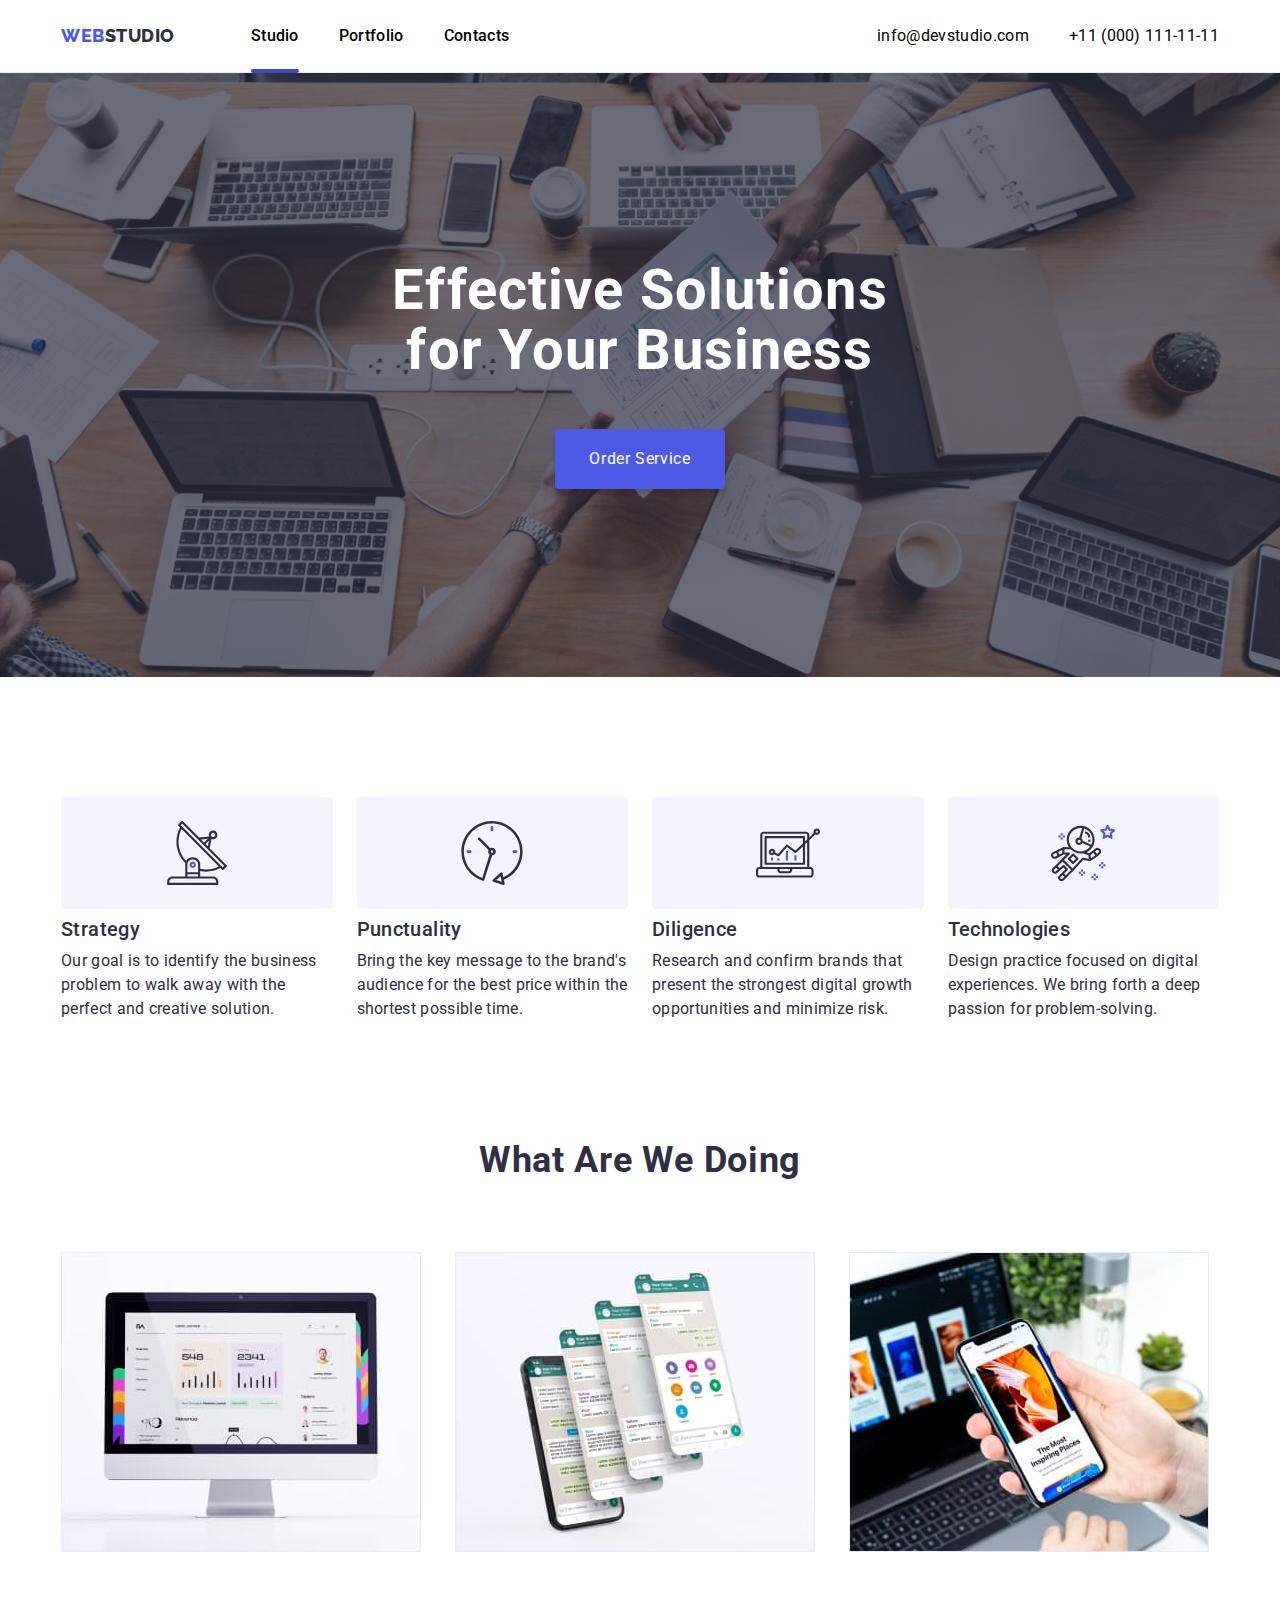
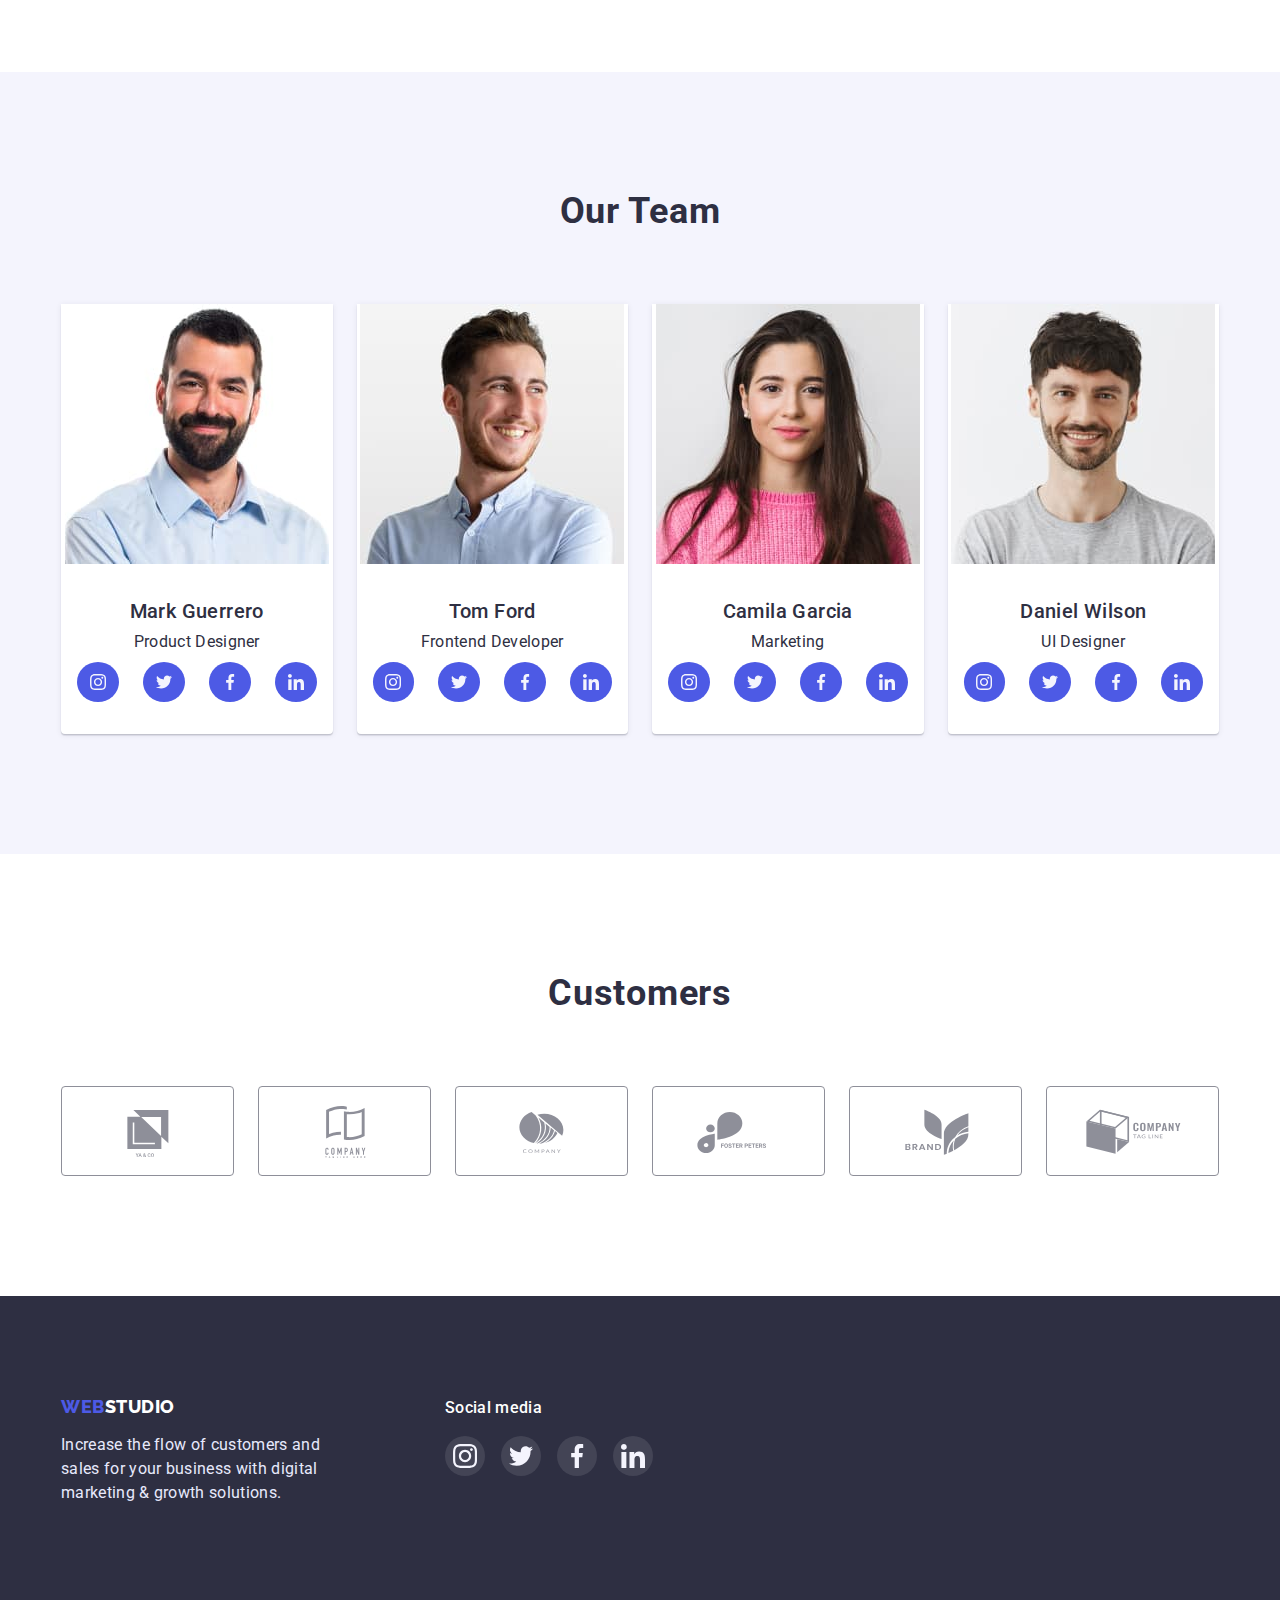
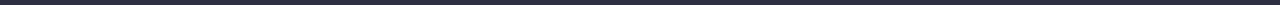
<file: index.html>
<!doctype html>
<html lang="en">

<head>
  <meta charset="utf-8">
  <title>Page title</title>
  <link rel="preconnect" href="https://fonts.googleapis.com">
  <link rel="preconnect" href="https://fonts.gstatic.com" crossorigin>
  <link href="https://fonts.googleapis.com/css2?family=Raleway:wght@800&family=Roboto:wght@400;500;700&display=swap"
    rel="stylesheet">  
    <link rel="stylesheet" href="https://cdnjs.cloudflare.com/ajax/libs/modern-normalize/1.1.0/modern-normalize.min.css"
    integrity="sha512-wpPYUAdjBVSE4KJnH1VR1HeZfpl1ub8YT/NKx4PuQ5NmX2tKuGu6U/JRp5y+Y8XG2tV+wKQpNHVUX03MfMFn9Q=="
    crossorigin="anonymous" referrerpolicy="no-referrer" />
  <link rel="stylesheet" href="./css/styles.css" />

  
  
</head>

<body>
<header class="header">
  <div class="container">
  <div class="top-menu">
  <nav class="navigation" id="nav">
    <a href="./index.html" class="logo"><span class="bluecolor">Web</span>Studio</a>
    <ul class="main-menu">
      <li>
        <a class="main-memu-link active" href="./index.html">Studio</a>
      </li>
  
      <li>
        <a class="main-memu-link" href="./portfolio.html">Portfolio</a>
      </li>
  
      <li>
        <a class="main-memu-link" href="./contacts.html">Contacts</a>
      </li>
    </ul>
  </nav>
 
    <address>
      <ul class="contact-info">
        <li>
        <a href="mailto:info@devstudio.com">info@devstudio.com</a>
      </li>
      <li>
        <a href="tel:+110001111111">+11 (000) 111-11-11</a>
      </li>
    </ul>
  </address>
</div>
</div>
</header>

<main>

  <section class="section baner"> 
    <div class="container">
    <div class="baner-info">
    
    <h1>Effective Solutions for Your Business</h1>
    
      <button type="button" class="button-order-service" data-modal-open>Order Service</button>
    
  </div>
</div>
</section>



  <section class="section">
   <div class="container">
   
<ul class="our-advantages list">
  <li class="our-advantages-element">
    <div class="our-advantages-icon">
      <svg class="icon" width="64" height="64">
      <use href="./images/icons.svg#icon-antenna"></use>
    </svg>
    </div>
    <h3>Strategy</h3>
  
  <p>Our goal is to identify the business problem to walk away with the perfect and creative solution.</p>
   
  </li>

  <li class="our-advantages-element">
    <div class="our-advantages-icon">
    <svg class="icon" width="64" height="64">
      <use href="./images/icons.svg#icon-clock"></use>
    </svg>
  </div>
    <h3>Punctuality</h3>
    <p>Bring the key message to the brand's audience for the best price within the shortest possible time.</p>
  </li>

  <li class="our-advantages-element">
    <div class="our-advantages-icon">
      <svg class="icon" width="64" height="64">
      <use href="./images/icons.svg#icon-diagram"></use>
    </svg>
    </div>
    <h3>Diligence</h3>
    <p>Research and confirm brands that present the strongest digital growth opportunities and minimize risk.</p>
  </li>
  <li class="our-advantages-element">
    <div class="our-advantages-icon">
      <svg class="icon" width="64" height="64">
      <use href="./images/icons.svg#icon-astronaut"></use>
    </svg>
    </div>
    <h3>Technologies</h3>
    <p>Design practice focused on digital experiences. We bring forth a deep passion for problem-solving.</p>
</li>
</ul>

</div>
  </section>

    <section class="section doing">
      <div class="container">
    <h2 class="section-name">What are we doing</h2>
    
    <ul class="list-what-doing">
  <li class="servise-element"><img class="servise-element-img" src="./images/img_1.jpg" alt="pc" width="360"></li>
  <li class="servise-element"><img class="servise-element-img" src="./images/img_2.jpg" alt="phone" width="360"></li>
  <li class="servise-element"><img class="servise-element-img" src="./images/img_3.jpg" alt="pc and phone" width="360"></li>
</ul>

</div>
  </section>

  <section class="section our-team">
    <div class="container">
    <h2 class="section-name our-team">Our Team</h2>
    <ul class="list-of-team">
      <li class="list-of-team-element">
        <div class="card">
      
        <img src="./images/Mark_Guerrero.jpg" alt="Mark Guerrero" width="264">
        
        <div class="one-person">
        <h3>Mark Guerrero</h3>
        <p>Product Designer</p>
        <ul class="team-social-list">
          <li class="team-social">
            <a href="#" class="team-social-link">
            <svg class="team-social-icon" width="16" height="16">
              <use href="./images/icons.svg#icon-instagram" ></use>
            </svg>
            </a>
          </li>
          <li class="team-social" >
            <a href="#" class="team-social-link">
              <svg class="team-social-icon" width="16" height="16"> 
                <use href="./images/icons.svg#icon-twitter"></use>
              </svg>
            </a>
          </li>
          <li class="team-social" >
            <a href="#" class="team-social-link">
              <svg class="team-social-icon" width="16" height="16">
                <use href="./images/icons.svg#icon-facebook"></use>
              </svg>
            </a>
          </li>
          <li class="team-social" class="team-social-link">
            <a href="#" class="team-social-link">
              <svg class="team-social-icon" width="16" height="16">
                <use href="./images/icons.svg#icon-linkedin"></use>
              </svg>
            </a>
          </li>
        </ul>
      </div>
      </div>
      </li>
      <li class="list-of-team-element">
        <div class="card">
        <img src="./images/Tom_Ford.jpg" alt="Tom Ford" width="264">
      
        <div class="one-person"><h3>Tom Ford</h3>
        <p>Frontend Developer</p>
        <ul class="team-social-list">
          <li class="team-social">
            <a href="#" class="team-social-link">
              <svg class="team-social-icon" width="16" height="16">
                <use href="./images/icons.svg#icon-instagram"></use>
              </svg>
            </a>
          </li>
          <li class="team-social">
            <a href="#" class="team-social-link">
              <svg class="team-social-icon" width="16" height="16">
                <use href="./images/icons.svg#icon-twitter"></use>
              </svg>
            </a>
          </li>
          <li class="team-social">
            <a href="#" class="team-social-link">
              <svg class="team-social-icon" width="16" height="16">
                <use href="./images/icons.svg#icon-facebook"></use>
              </svg>
            </a>
          </li>
          <li class="team-social" class="team-social-link">
            <a href="#" class="team-social-link">
              <svg class="team-social-icon" width="16" height="16">
                <use href="./images/icons.svg#icon-linkedin"></use>
              </svg>
            </a>
          </li>
        </ul>
      </div>
    </div>
        
        
      
      </li>
      <li class="list-of-team-element">
        <div class="card">
        <img src="./images/Camila_Garcia.jpg" alt="Camila Garcia" width="264">
      
        <div class="one-person"><h3>Camila Garcia</h3>
        <p>Marketing</p>
        <ul class="team-social-list">
          <li class="team-social">
            <a href="#" class="team-social-link">
              <svg class="team-social-icon" width="16" height="16">
                <use href="./images/icons.svg#icon-instagram"></use>
              </svg>
            </a>
          </li>
          <li class="team-social">
            <a href="#" class="team-social-link">
              <svg class="team-social-icon" width="16" height="16">
                <use href="./images/icons.svg#icon-twitter"></use>
              </svg>
            </a>
          </li>
          <li class="team-social">
            <a href="#" class="team-social-link">
              <svg class="team-social-icon" width="16" height="16">
                <use href="./images/icons.svg#icon-facebook"></use>
              </svg>
            </a>
          </li>
          <li class="team-social" class="team-social-link">
            <a href="#" class="team-social-link">
              <svg class="team-social-icon" width="16" height="16">
                <use href="./images/icons.svg#icon-linkedin"></use>
              </svg>
            </a>
          </li>
        </ul>
      </div></div>
        
      
      </li>
      <li class="list-of-team-element">
        <div class="card">
        <img src="./images/Daniel_Wilson.jpg" alt="Daniel Wilson" width="264">
      
        <div class="one-person">
          <h3>Daniel Wilson</h3>
        <p>UI Designer</p>
        <ul class="team-social-list">
          <li class="team-social">
            <a href="#" class="team-social-link">
              <svg class="team-social-icon" width="16" height="16">
                <use href="./images/icons.svg#icon-instagram"></use>
              </svg>
            </a>
          </li>
          <li class="team-social">
            <a href="#" class="team-social-link">
              <svg class="team-social-icon" width="16" height="16">
                <use href="./images/icons.svg#icon-twitter"></use>
              </svg>
            </a>
          </li>
          <li class="team-social">
            <a href="#" class="team-social-link">
              <svg class="team-social-icon" width="16" height="16">
                <use href="./images/icons.svg#icon-facebook"></use>
              </svg>
            </a>
          </li>
          <li class="team-social" class="team-social-link">
            <a href="#" class="team-social-link">
              <svg class="team-social-icon" width="16" height="16">
                <use href="./images/icons.svg#icon-linkedin"></use>
              </svg>
            </a>
          </li>
        </ul>
      </div></div>
        
        
      
      </li>
    </ul>
  </div>
  </section>



  <section class="section customers">
<div class="container">
<h2 class="section-name">Customers</h2>
  <ul class="list-of-customers">
    <li class="customers-element">
      <a href="#" class="customers-element-link">
            <svg class="one-customer" width="104" height="56">
              <use href="./images/icons.svg#icon-yanlogo"></use>
            </svg>
          </a>
    </li>
    <li class="customers-element">
      <a href="#" class="customers-element-link">
      <svg class="one-customer" width="104" height="56">
        <use href="./images/icons.svg#icon-Logocompany"></use>
      </svg>
    </a>
    </li>
    <li class="customers-element">
      <a href="#" class="customers-element-link">
      <svg class="one-customer" width="104" height="56">
        <use href="./images/icons.svg#icon-Logocompany3"></use>
      </svg>
    </a>
    </li>
    <li class="customers-element">
      <a href="#" class="customers-element-link">
      <svg class="one-customer" width="104" height="56">
        <use href="./images/icons.svg#icon-Logofaster" ></use>
      </svg>
    </a>
    </li>
    <li class="customers-element">
      <a href="#" class="customers-element-link">
      <svg class="one-customer" width="104" height="56">
        <use href="./images/icons.svg#icon-Logobrand"></use>
      </svg>
    </a>
    </li>
    <li class="customers-element">
      <a href="#" class="customers-element-link">
      <svg class="one-customer" width="104" height="56">
        <use href="./images/icons.svg#icon-Logotag"></use>
      </svg>
    </a>
    </li>
  </ul>
</div>

  </section>
</main>
<footer class="footer">
  <div class="container">
    <div class="info-block">
      <div class="footer-logo">
      <a href="./index.html" class="logo-footer"><span class="bluecolor">Web</span>Studio</a>
      <p>
        Increase the flow of customers and sales for your business with digital marketing & growth solutions.
      </p>
</div>
<div class="footer-social-info">
  <p>Social media</p>
  <ul class="footer-social-list">
    <li class="footer-social">
      <a href="#" class="footer-social-link">
        <svg class="footer-social-icon" width="24" height="24">
          <use href="./images/icons.svg#icon-instagram"></use>
        </svg>
      </a>
    </li>
    <li class="footer-social">
      <a href="#" class="footer-social-link">
        <svg class="footer-social-icon" width="24" height="24">
          <use href="./images/icons.svg#icon-twitter"></use>
        </svg>
      </a>
    </li>
    <li class="footer-social">
      <a href="#" class="footer-social-link">
        <svg class="footer-social-icon" width="24" height="24">
          <use href="./images/icons.svg#icon-facebook"></use>
        </svg>
      </a>
    </li>
    <li class="footer-social" class="footer-social-link">
      <a href="#" class="footer-social-link">
        <svg class="footer-social-icon" width="24" height="24">
          <use href="./images/icons.svg#icon-linkedin"></use>
        </svg>
      </a>
    </li>
  </ul>
    </div>
  </div>
</div>
</footer>


<div class="backdrop is-hidden" data-modal>
  <div class="modal" >
    <button class="modal-close" type="button" data-modal-close>
      <svg class="close-icon" width="8" height="8">
      <use href="./images/icons.svg#icon-close"></use>
    </svg></button>
  </div>
</div>
<script src="./js/modal.js"></script>
<!--<script src="./js/activemenu.js"></script>-->
</body>

</html>
</file>
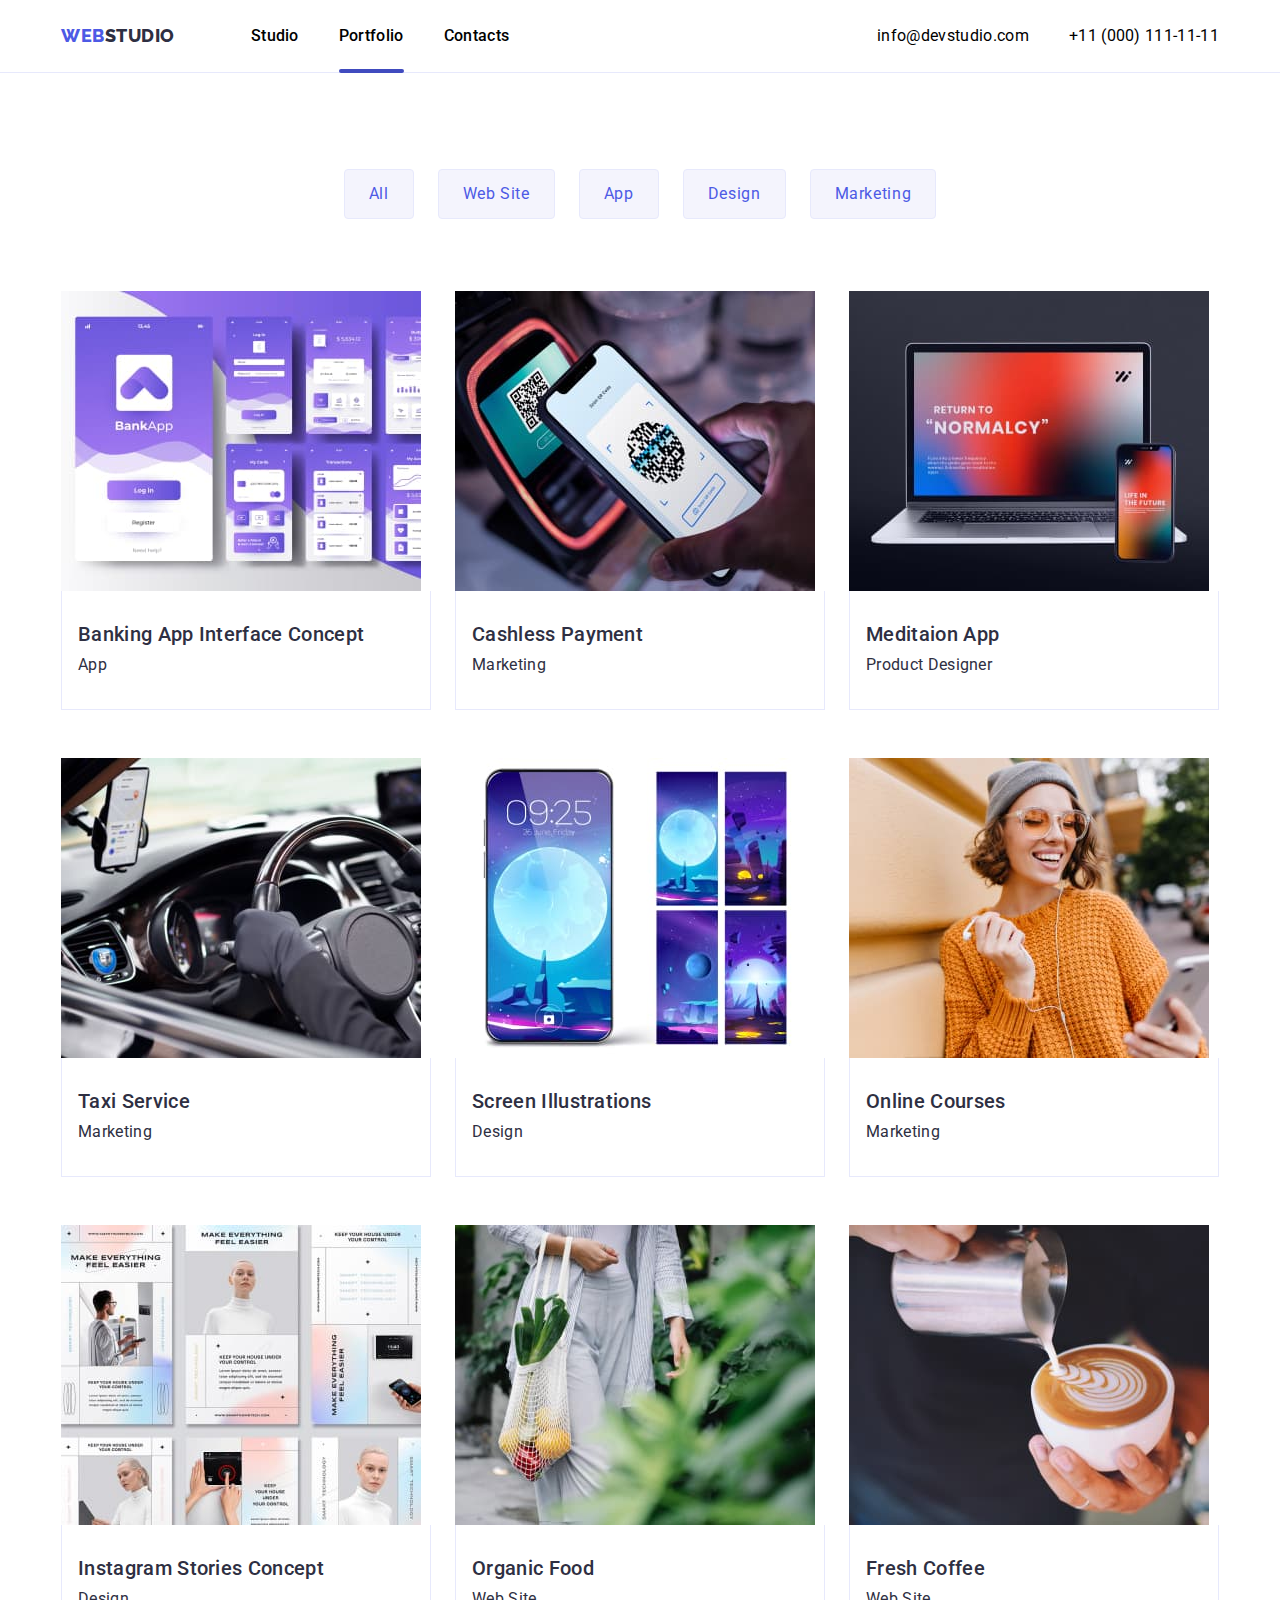
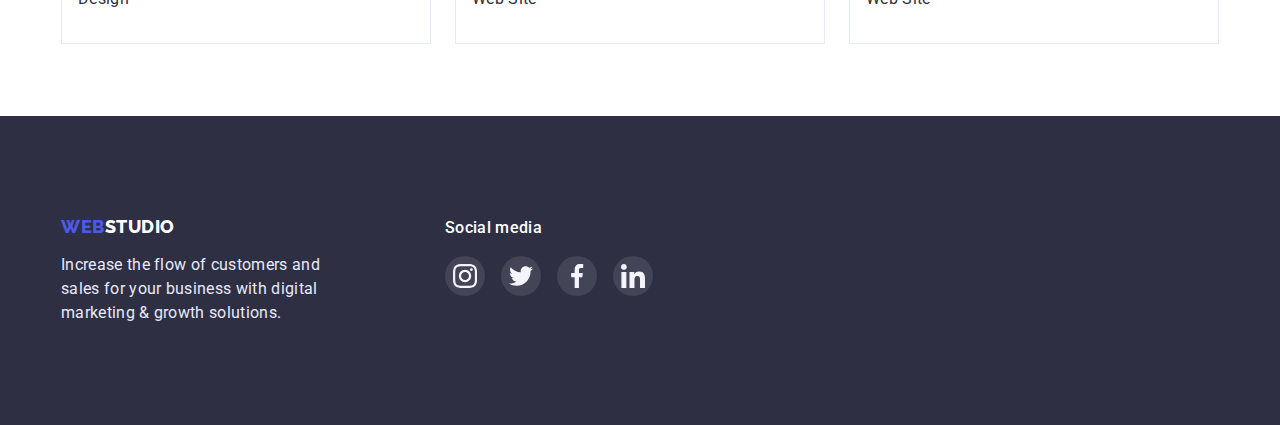
<file: portfolio.html>
<!doctype html>
<html lang="en">

<head>
    <meta charset="utf-8">
    <title>Portfolio</title>
    <link rel="preconnect" href="https://fonts.googleapis.com">
    <link rel="preconnect" href="https://fonts.gstatic.com" crossorigin>
    <link href="https://fonts.googleapis.com/css2?family=Raleway:wght@800&family=Roboto:wght@400;500;700&display=swap"
        rel="stylesheet">
        <link rel="stylesheet" href="https://cdnjs.cloudflare.com/ajax/libs/modern-normalize/1.1.0/modern-normalize.min.css"
        integrity="sha512-wpPYUAdjBVSE4KJnH1VR1HeZfpl1ub8YT/NKx4PuQ5NmX2tKuGu6U/JRp5y+Y8XG2tV+wKQpNHVUX03MfMFn9Q=="
        crossorigin="anonymous" referrerpolicy="no-referrer" />
    <link rel="stylesheet" href="./css/styles.css" />
    
</head>

<body>
<header class="header">
    <div class="container">
        <div class="top-menu">
            <nav class="navigation" id="nav">
                <a href="./index.html" class="logo"><span class="bluecolor">Web</span>Studio</a>
                <ul class="main-menu">
                    <li>
                        <a class="main-memu-link" href="./index.html">Studio</a>
                    </li>
            
                    <li>
                        <a class="main-memu-link active" href="./portfolio.html">Portfolio</a>
                    </li>
            
                    <li>
                        <a class="main-memu-link" href="./contacts.html">Contacts</a>
                    </li>
                </ul>
            </nav>

            <address>
                <ul class="contact-info">
                    <li>
                        <a href="mailto:info@devstudio.com">info@devstudio.com</a>
                    </li>
                    <li>
                        <a href="tel:+110001111111">+11 (000) 111-11-11</a>
                    </li>
                </ul>
            </address>
        </div>
    </div>
</header>

<main>

<section class="section our-portfolio">
    <div class="container">
    
    <ul class="list-of-category">
        <li>
            <button type="button" >All</button>
        </li>
        <li>
            <button type="button">Web Site</button>
        </li>
        <li>
            <button type="button">App</button>
        </li>
        <li>
            <button type="button">Design</button>
        </li>
        <li>
            <button type="button">Marketing</button>
        </li>
    </ul>


<ul class="lsit-of-work">
    <li class="work-one">
        <div class="work-img">
        <img src="./images/Banking_App_Interface_Concept.jpg" alt="Banking App Interface Concept" width="360">

        <div class="work-info">

            <p>
                14 Stylish and User-Friendly App Design Concepts · Task Manager App · Calorie Tracker App · Exotic Fruit Ecommerce App ·
                Cloud Storage App
            </p>
        </div>
</div>
        <div class="work-description">
        <h3>Banking App Interface Concept</h3>
        <p>App</p>
        </div>
    

    </li>
    <li class="work-one">
        <div class="work-img">
        <img src="./images/Cashless_Payment.jpg" alt="Cashless Payment" width="360">
        <div class="work-info">
        
            <p>
                14 Stylish and User-Friendly App Design Concepts · Task Manager App · Calorie Tracker App · Exotic Fruit
                Ecommerce App ·
                Cloud Storage App
            </p>
        </div>
        </div>
        <div class="work-description">
        <h3>Cashless Payment</h3>
        <p>Marketing</p>
        </div>
        
    </li>
    <li class="work-one">
        <div class="work-img">
        <img src="./images/Meditaion_App.jpg" alt="Meditaion App" width="360">
        <div class="work-info">
        
            <p>
                14 Stylish and User-Friendly App Design Concepts · Task Manager App · Calorie Tracker App · Exotic Fruit
                Ecommerce App ·
                Cloud Storage App
            </p>
        </div>
    </div>
        <div class="work-description">
        <h3>Meditaion App</h3>
        <p>Product Designer</p>
        </div>
        
    </li>
    





  
        <li class="work-one">
        <div class="work-img">
        <img src="./images/Taxi_Service.jpg" alt="Taxi Service" width="360">
        <div class="work-info">
        
            <p>
                14 Stylish and User-Friendly App Design Concepts · Task Manager App · Calorie Tracker App · Exotic Fruit
                Ecommerce App ·
                Cloud Storage App
            </p>
        </div>
        </div>
                <div class="work-description">
        <h3>Taxi Service</h3>
        <p>Marketing</p>
                </div>
            
    
        </li>
        <li class="work-one">
            <div class="work-img">
        <img src="./images/Screen_Illustrations.jpg" alt="Screen Illustrations" width="360">
        <div class="work-info">
        
            <p>
                14 Stylish and User-Friendly App Design Concepts · Task Manager App · Calorie Tracker App · Exotic Fruit
                Ecommerce App ·
                Cloud Storage App
            </p>
        </div>
    </div>
                <div class="work-description">
        <h3>Screen Illustrations</h3>
        <p>Design</p>
                </div>
            
        </li>
        <li class="work-one">
            <div class="work-img">
        <img src="./images/Online_Courses.jpg" alt="Online Courses" width="360">
        <div class="work-info">
        
            <p>
                14 Stylish and User-Friendly App Design Concepts · Task Manager App · Calorie Tracker App · Exotic Fruit
                Ecommerce App ·
                Cloud Storage App
            </p>
        </div>
    </div>
                <div class="work-description">
        <h3>Online Courses</h3>
        <p>Marketing</p>
                </div>
           
        </li>
   






    
        <li class="work-one">
            <div class="work-img">
        <img src="./images/Instagram_Stories_Concept.jpg" alt="Instagram Stories Concept" width="360">
        <div class="work-info">
        
            <p>
                14 Stylish and User-Friendly App Design Concepts · Task Manager App · Calorie Tracker App · Exotic Fruit
                Ecommerce App ·
                Cloud Storage App
            </p>
        </div>
    </div>
                <div class="work-description">
        <h3>Instagram Stories Concept</h3>
        <p>Design</p>
                </div>
            
    
        </li>
        <li class="work-one">
            <div class="work-img">
        <img src="./images/Organic_Food.jpg" alt="Organic Food" width="360">
        <div class="work-info">
        
            <p>
                14 Stylish and User-Friendly App Design Concepts · Task Manager App · Calorie Tracker App · Exotic Fruit
                Ecommerce App ·
                Cloud Storage App
            </p>
        </div>
    </div>
                <div class="work-description">
        <h3>Organic Food</h3>
        <p>Web Site</p>
                </div>
            
        </li>
        <li class="work-one">
            <div class="work-img">
        <img src="./images/Fresh_Coffee.jpg" alt="Fresh Coffee" width="360">
        <div class="work-info">
        
            <p>
                14 Stylish and User-Friendly App Design Concepts · Task Manager App · Calorie Tracker App · Exotic Fruit
                Ecommerce App ·
                Cloud Storage App
            </p>
        </div>
    </div>
                <div class="work-description">
        <h3>Fresh Coffee</h3>
        <p>Web Site</p>
                </div>
            
        </li>
    
    </ul>


</div>
</section>

 </main>


<footer class="footer">
    <div class="container">
        <div class="info-block">
            <div class="footer-logo">
                <a href="./index.html" class="logo-footer"><span class="bluecolor">Web</span>Studio</a>
                <p>
                    Increase the flow of customers and sales for your business with digital marketing & growth
                    solutions.
                </p>
            </div>
            <div class="footer-social-info">
                <p>Social media</p>
                <ul class="footer-social-list">
                    <li class="footer-social">
                        <a href="#" class="footer-social-link">
                            <svg class="footer-social-icon" width="24" height="24">
                                <use href="./images/icons.svg#icon-instagram"></use>
                            </svg>
                        </a>
                    </li>
                    <li class="footer-social">
                        <a href="#" class="footer-social-link">
                            <svg class="footer-social-icon" width="24" height="24">
                                <use href="./images/icons.svg#icon-twitter"></use>
                            </svg>
                        </a>
                    </li>
                    <li class="footer-social">
                        <a href="#" class="footer-social-link">
                            <svg class="footer-social-icon" width="24" height="24">
                                <use href="./images/icons.svg#icon-facebook"></use>
                            </svg>
                        </a>
                    </li>
                    <li class="footer-social" class="footer-social-link">
                        <a href="#" class="footer-social-link">
                            <svg class="footer-social-icon" width="24" height="24">
                                <use href="./images/icons.svg#icon-linkedin"></use>
                            </svg>
                        </a>
                    </li>
                </ul>
            </div>
        </div>
    </div>
</footer>
<!--<script src="./js/activemenu.js"></script>-->
    </body>
    
    </html>
</file>
<file: css/styles.css>
:root {
    --card-set-gap: 24px;
    --card-set-gap-footer-social: 16px;
    --social-color: #F4F4FD;
}

body {
    margin: 0;
    padding: 0;
    font-family: 'Roboto', 'Raleway', sans-serif;
    color: #2E2F42;
    font-size: 16px;
    letter-spacing: 0.02em;
    font-weight: 400;
}
h1,h2,h3,h4,h5,h6,p
{
    margin:0;
    padding: 0;
}
ul
{
    margin: 0;
    padding: 0;
}
li
{
    margin: 0;
    padding: 0;
}

.header {
    background-color: rgb(255, 255, 255);
    border-bottom: 1px solid #E7E9FC;
}


.top-menu {
    display: flex;
    align-items: center;
}
nav.navigation {
    display: flex;
    align-items: center;
    flex-grow: 1;
}
.main-memu-link {
    position: relative;
    color: #000;
    text-decoration: none;
    font-family: 'Roboto';
    font-style: normal;
    font-weight: 500;
    font-size: 16px;
    line-height: 1.5;
    padding: 24px 0 24px 0;
    display: block;
    transition: color 250ms;
    transition-timing-function: cubic-bezier(0.4, 0, 0.2, 1);
    
}
.main-memu-link:hover,
.main-memu-link:focus {
    color: #404BBF;
}

.main-memu-link.active::after {
    position: absolute;
    bottom: -1px;
    content: '';
    width: 100%;
    height: 4px;
    background-color:#404BBF ;
    border-radius: 2px;
    display: block;
    

}


a.logo {
    text-decoration: none;
    text-transform: uppercase;
    font-family: 'Raleway';
    font-weight: 800;
    font-size: 18px;
    line-height: 1.3;
    letter-spacing: 0.03em;
    color: #2E2F42;
    margin-right: 76px;
}
.logo .bluecolor {
    color: #4D5AE5;
}
ul.contact-info {
    display: flex;
    gap: 40px;
    list-style: none;
} 

.contact-info a {
    text-decoration: none;
    color: #000;
    font-style: normal;
    font-size: 16px;
    line-height: 1.5;
    transition: color 250ms;
    transition-timing-function: cubic-bezier(0.4, 0, 0.2, 1);
   
}

ul.main-menu {
    display: flex;
    gap: 40px;
    list-style: none;
    margin: 0;
}

.contact-info a:hover,
.contact-info a:focus {
    color: #404BBF;

}

.section.baner {
background-image: linear-gradient(0deg, rgba(46, 47, 66, 0.7), rgba(46, 47, 66, 0.7)), url(../images/baner-image.jpg);
    background-repeat: no-repeat;
    background-position: center;
    background-size: cover;
    text-align: center;
    max-width: 1440px;
    margin: 0 auto;
}


.baner-info h1 {
color: #fff;
    font-size: 56px;
    font-weight: 700;
    line-height: 1.07;
    letter-spacing: 0.02em;
    margin: 0;
    margin-bottom: 48px;
    width: 496px;
}

.button-order-service {
    background-color: #4D5AE5;
    box-shadow: 0px 4px 4px rgb(0 0 0 / 15%);
    border-radius: 4px;
    padding: 16px 32px;
    color: #fff;
    font-size: 16px;
    line-height: 1.5;
    letter-spacing: 0.04em;
    cursor: pointer;
    font-family: inherit;
    border-color: transparent;
    transition: background-color 250ms;
    transition-timing-function: cubic-bezier(0.4, 0, 0.2, 1);
}
.baner-info {
    display: inline-block;
}
.button-order-service:hover,
.button-order-service:focus {
    background-color: #404BBF;

}
.our-advantages {
    display: flex;
        flex-wrap: wrap;
        list-style: none;
        font-family: 'Roboto';
        letter-spacing: 0.04em;
        padding: 0;
        margin: 0;
        gap: 24px;
}
.our-advantages-element p {
    letter-spacing: 0.02em;
    line-height: 1.5;
}
.our-advantages-element {
    flex-basis: calc((100% - var(--card-set-gap)*3) / 4);
}
.our-advantages-icon {
    background: #F4F4FD;
    border-radius: 4px;
    justify-content: center;
    display: flex;
    margin-bottom: 8px;
    height: 112px;
    align-items: center;
}

.servise-element {
    flex-basis: calc((100% - var(--card-set-gap)*2) / 3);
}
img.servise-element-img {
    display: block;
    max-width: 100%;
    height: auto;
}

.info h3 {
font-size: 20px;
    font-weight: 500;
    line-height: 1.3;
}

.our-advantages .info p {
font-size: 16px;
    text-align: left;
    line-height: 1.5;
}


.what-doing {
    list-style: none;
    display: inline-block;
    
}

.what-doing li {
    display: inline-flex;
    padding: 10px 0 0px 9px;
}

h2.section-name {
text-align: center;
    font-size: 36px;
    font-weight: 700;
    text-transform: capitalize;
    line-height: 1.1;
    letter-spacing: 0.02em;
    margin: 0 0 72px 0;
}


.list-what-doing {
    padding: 0;
    margin: 0;
    list-style: none;
    display: flex;
    flex-wrap: wrap;
    gap: 24px;
}

.card-thumb img {
    display: block;
}

.out-team {
    background: #F4F4FD;
    padding: 120px 0 120px 0;
}

.out-team li {
    display: inline-flex;
}
.info {
    background: #fff;
    text-align: center;
    margin: 0 24px 0px 0;
}
.one-person h3 {
    font-weight: 500;
    font-size: 20px;
    line-height: 1.1;
    letter-spacing: 0.02em;
    margin-bottom: 8px;
}
li.element.person {
    width: 20%;
    background: #fff;
    text-align: center;
}
ul.list-of-team {
    padding: 0;
    margin: 0;
    display: flex;
    list-style: none;
    gap: 24px;
}
ul.team-social-list {
    display: flex;
    list-style: none;
    gap: 24px;
    margin-top: 8px;
}
li.team-social {
    flex-basis: calc((100% - var(--card-set-gap)*3) / 4);
}
svg.team-social-icon {
    fill: var(--social-color);
}
a.team-social-link {
    display: flex;
    justify-content: center;
    background-color: #4D5AE5;
    border-radius: 50%;
    padding: 12px 12px;
    transition: background-color 250ms;
    transition-timing-function: cubic-bezier(0.4, 0, 0.2, 1);
}

.team-social-link:hover,.team-social-link:focus {
background-color: #404BBF;

}
ul.list-of-customers {
    padding: 0;
    margin: 0;
    display: flex;
    list-style: none;
    gap: 24px;
}
li.customers-element {
    flex-basis: calc((100% - var(--card-set-gap)*5) / 6);
    display: flex;
    justify-content: center;
}


.customers-element-link:hover,.customers-element-link:focus
{
    border: 1px solid #404BBF;
    fill: #404BBF;

}
.customers-element-link:hover svg,
.customers-element-link:focus svg {

    fill: #404BBF;

}

.customers-element-link {
    height: 88px;
    width: 100%;
    display: flex;
    align-items: center;
    justify-content: center;
    border: 1px solid #8E8F99;
    border-radius: 4px;
    fill: currentColor;
        transition: border 250ms, fill 250ms;
            transition-timing-function: cubic-bezier(0.4, 0, 0.2, 1);
}

svg.one-customer {

    fill: #8E8F99;
        transition: fill 250ms;
            transition-timing-function: cubic-bezier(0.4, 0, 0.2, 1);
}
.section.customers {
    padding-bottom: 120px;
}
.footer {
    background: #2E2F42;
    color: #fff;
    padding: 100px 0;
    
}

a.logo-footer {
text-decoration: none;
    text-transform: uppercase;
    color: #fff;
    font-family: 'Raleway';
    font-weight: 800;
    font-size: 18px;
    line-height: 21px;
    letter-spacing: 0.03em;
    margin-bottom: 16px;
    display: block;
}

span.bluecolor {
    color: #4D5AE5;
}

.footer-info {
    color: #fff;
    padding: 100px 0;
}

.list-of-category {
    display: flex;
    gap: 24px;
    list-style: none;
    align-items: center;
    flex-wrap: wrap;
    justify-content: center;
    margin-bottom: 72px;
}

.list-of-category button:hover,
.list-of-category button:focus {
background-color: #404BBF;
box-shadow: 0px 3px 1px rgb(0 0 0 / 10%), 0px 2px 1px rgb(0 0 0 / 8%), 0px 2px 2px rgb(0 0 0 / 12%);
color: #fff;
border-color: #404BBF;

}

.button-order-service:hover,
.button-order-service:focus {
background-color: #404BBF;
box-shadow: 0px 4px 4px rgba(0, 0, 0, 0.15);
border-radius: 4px;
color: #fff;
transition: background-color 250ms,
    box-shadow 250ms,
    color 250ms,
    border-color 250ms;
transition-timing-function: cubic-bezier(0.4, 0, 0.2, 1);
}

.our-advantages-element h3 {
    font-weight: 500;
    font-size: 20px;
    letter-spacing: 0.02em;
    line-height: 1.2;
    margin-bottom: 8px;
}

.lsit-of-work {
    margin: 0;
    padding: 0;
    display: flex;
    list-style: none;
    flex-wrap: wrap;
    column-gap: 24px;
    row-gap: 48px;
    justify-content: center;
}
.work-one:hover
{
box-shadow: 0px 1px 6px rgba(46, 47, 66, 0.08);

}
.work-one {
    flex-basis: calc((100% - var(--card-set-gap)*2) / 3);
    transition: box-shadow 250ms;
    transition-timing-function: cubic-bezier(0.4, 0, 0.2, 1);
}

.work-one img {
    display: block;
}

.work-description {
    text-align: left;
    border-bottom: 1px solid #E7E9FC;
    border-left: 1px solid #E7E9FC;
    border-right: 1px solid #E7E9FC;
    padding: 32px 16px;
    
}
.work-description h3 {
    margin: 0;
    
    padding-bottom: 8px;
    font-weight: 500;
    font-size: 20px;
    line-height: 1.1;
}
.work-description p {
    margin: 0 0 0 0;
    
    font-size: 16px;
    line-height: 1.5;
}

.work-info
{
    top: 0;
    left: 0;
    width: 100%;
    height: 100%;
    position: absolute;
    background-color:#4D5AE5 ;
    background-blend-mode: soft-light;
    mix-blend-mode: normal;
    transform: translateY(100%);
    transition: transform 250ms;
    color: #F4F4FD;
    line-height: 1.5;
        transition: transform 250ms;
            transition-timing-function: cubic-bezier(0.4, 0, 0.2, 1);
}

.work-info p {
    padding: 40px 32px;
}
.work-one:hover .work-info
{
    transform: translateY(0%);

}
.work-img{
    position: relative;
    overflow: hidden;
}
.list-of-category button {
    text-decoration: none;
    padding: 12px 24px 12px 24px;
    background: #F4F4FD;
    border: 1px solid #E7E9FC;
    border-radius: 4px;
    color: #4D5AE5;
    letter-spacing: 0.04em;
    font-size: 16px;
    line-height: 1.5;
    font-family: inherit;
    cursor: pointer;
    transition: background-color 250ms, box-shadow 250ms, color 250ms, border-color 250ms;
        transition-timing-function: cubic-bezier(0.4, 0, 0.2, 1);
}
.one-person p {
    line-height: 1.5;
}

.footer-logo p {
    color: #E7E9FC;
    line-height: 1.5;
    margin: 0;
    width: 264px;
}
.footer-social-info p {
    margin-bottom: 16px;
    font-weight: 500;
    line-height: 1.5;
}


.container {
    width: 1158px;
    margin-left: auto;
    margin-right: auto;
    padding: 0 15px;
}
.section.doing {
    padding-bottom: 120px;
}
section.section.baner {
    padding: 188px 0;
}
.section {
    padding: 120px 0 0 0;
}
.section.our-team {
    background: #F4F4FD;
    padding: 120px 0px 120px 0;
}

.list-of-team-element {
    flex-basis: calc((100% - var(--card-set-gap)*3) / 4);
}

.one-person {
    padding: 32px 16px 32px 16px;
}

.card {
    background: #FFFFFF;
    box-shadow: 0px 1px 6px rgb(46 47 66 / 8%), 0px 1px 1px rgb(46 47 66 / 16%), 0px 2px 1px rgb(46 47 66 / 8%);
    border-radius: 0px 0px 4px 4px;
    text-align: center;
}

section.section.our-portfolio {
    padding: 96px 0 72px 0;
}

.footer-social-list {
    display: flex;
    list-style: none;
    gap: var(--card-set-gap-footer-social);
}

.footer-social {
    flex-basis: calc((100% - var(--card-set-gap-footer-social)*3) / 4);
}

.footer-social-link {
    display: flex;
    justify-content: center;
    background: rgba(255, 255, 255, 0.1);   
    border-radius: 50%;
    padding: 8px 8px;
        transition: background-color 250ms;
            transition-timing-function: cubic-bezier(0.4, 0, 0.2, 1);
}

.footer-social-link:hover,.footer-social-link:focus{
    background-color: #31D0AA;

}

.footer-social-icon {
    fill: var(--social-color);
}

.info-block {
    display: flex;
    gap: 120px;
}


.backdrop{
    position: fixed;
    top:0;
    left:0;
    width: 100%;
    height: 100%;
    background: rgba(46, 47, 66, 0.4);
    display: flex;
    align-items: center;
    justify-content: center;
    transition: opacity 500ms, visibility 500ms;
}

.modal
{
    position: relative;
    width: 100%;
    height: 100%;
    max-width: 408px;
    max-height: 576px;
    background-color:#FCFCFC;
    box-shadow: 0px 1px 1px rgba(0, 0, 0, 0.14), 0px 1px 3px rgba(0, 0, 0, 0.12), 0px 2px 1px rgba(0, 0, 0, 0.2);
    border-radius: 4px;
    transform: scale(1);
    transition: transform 500ms;

}

.modal-close
{
    position: absolute;
    top: 24px;
    right: 24px;
    background: #E7E9FC;
    border: 1px solid rgba(0, 0, 0, 0.1);
    border-radius: 50%;
    transition: background-color 250ms;
    transition-timing-function: cubic-bezier(0.4, 0, 0.2, 1);
    cursor: pointer
}

.modal-close:active,.modal-close:hover,.modal-close:focus {

    background-color: #404BBF;
    fill: #FCFCFC;

}

.backdrop.is-hidden{
    opacity: 0;
    visibility: hidden;
    pointer-events: none;
}
.backdrop.is-hidden .modal{
    transform: scale(0);
}
</file>
